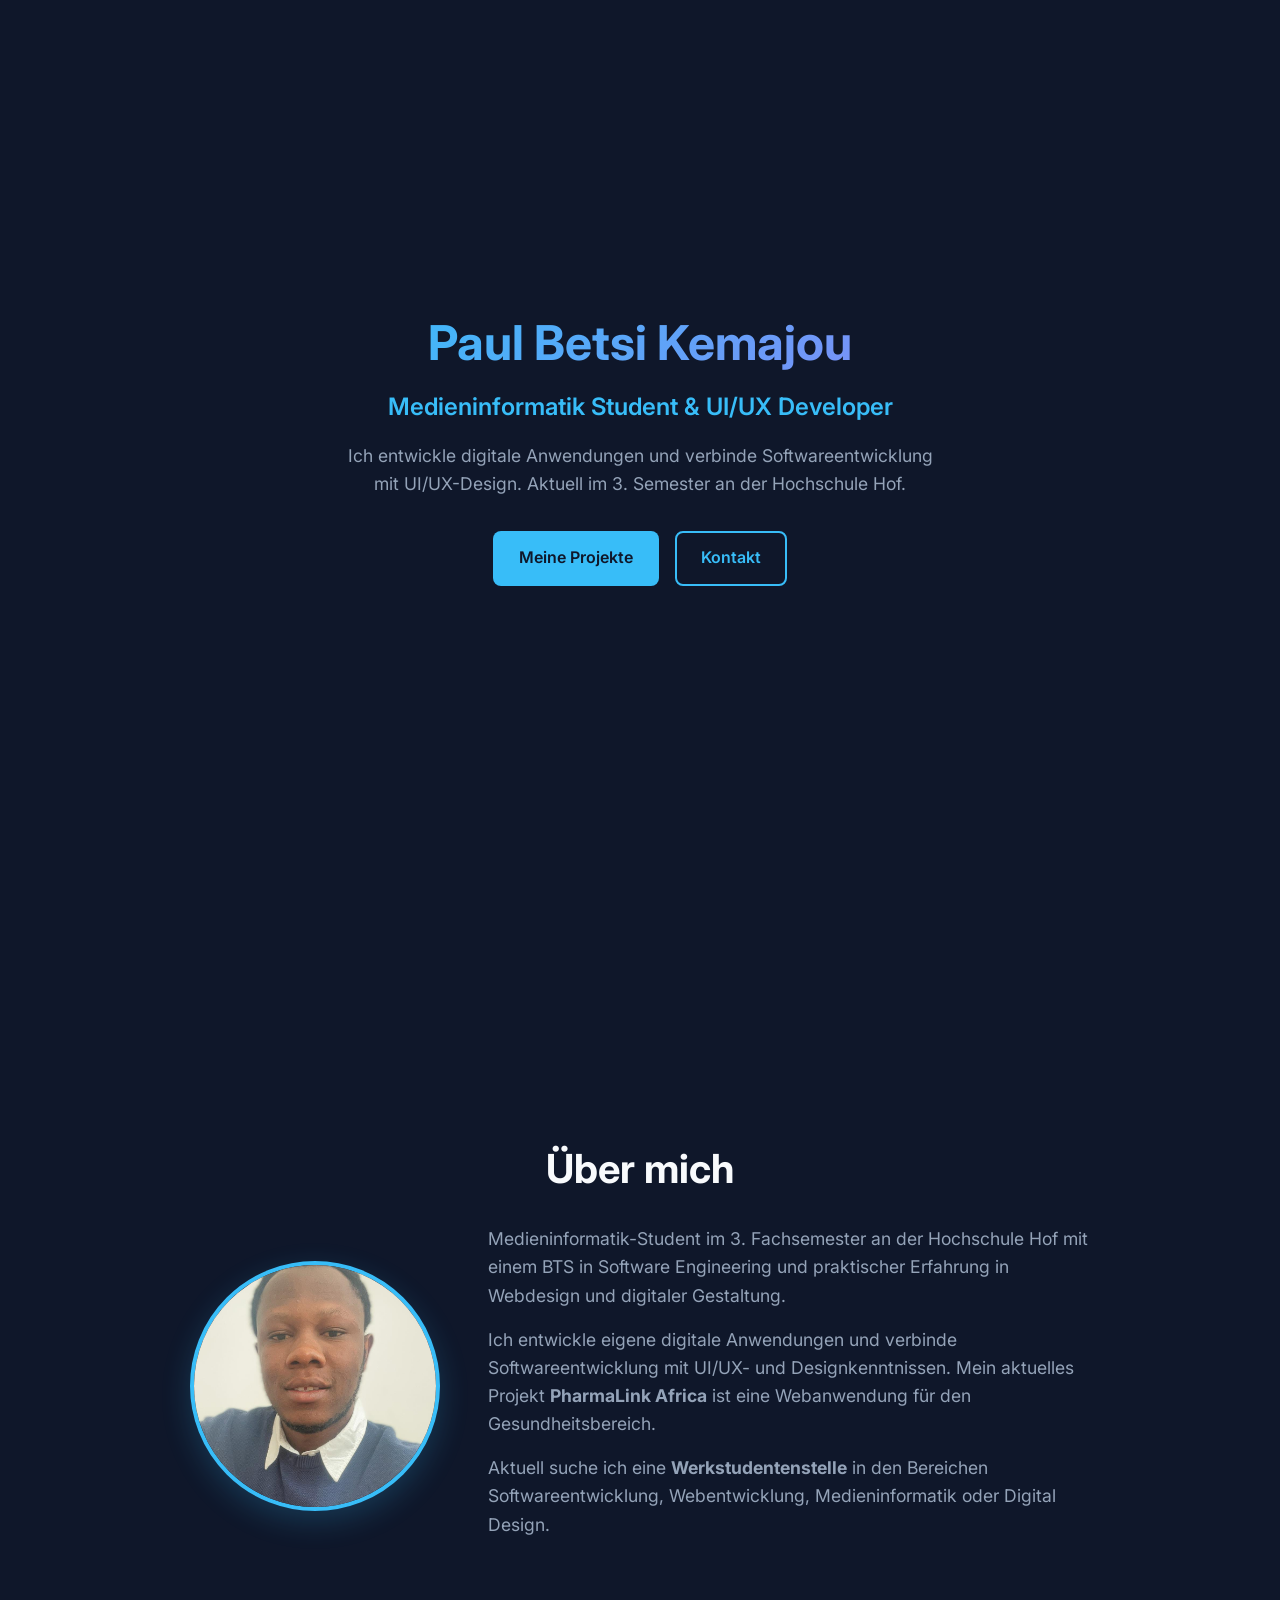
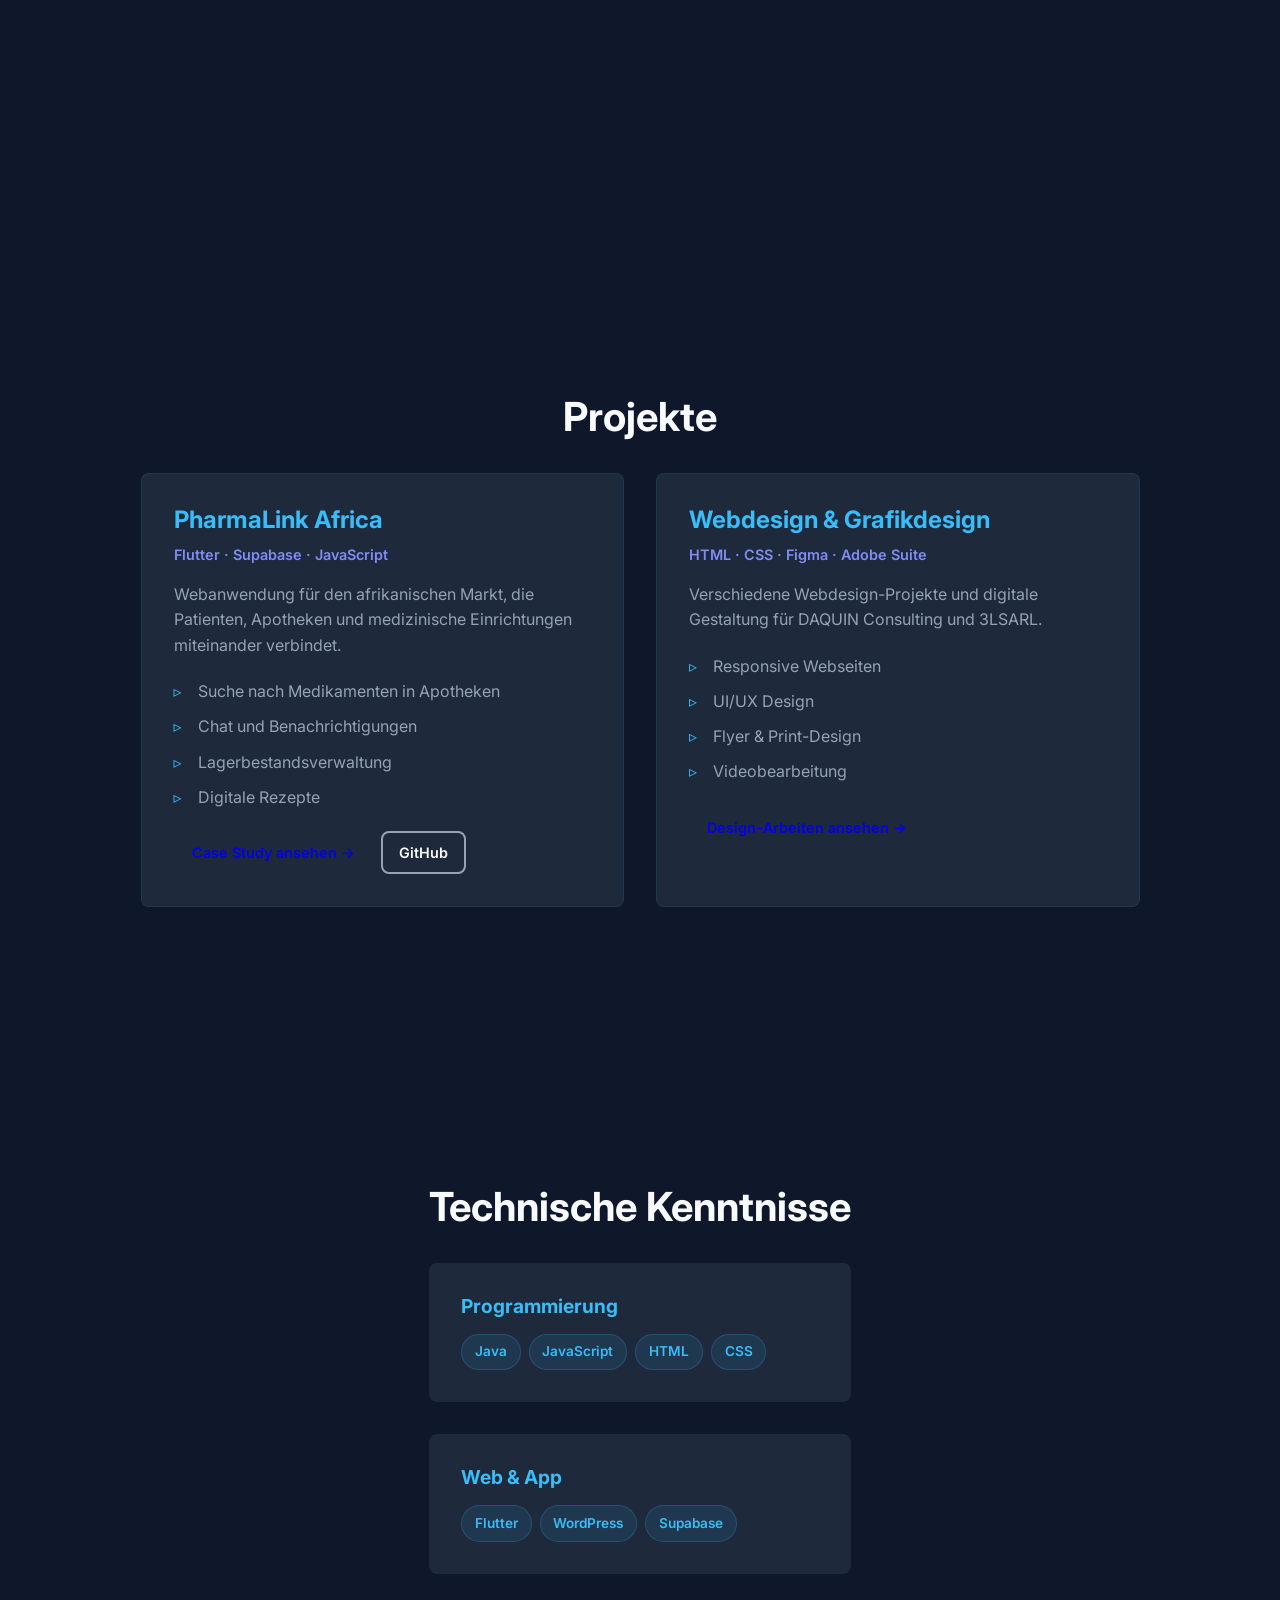
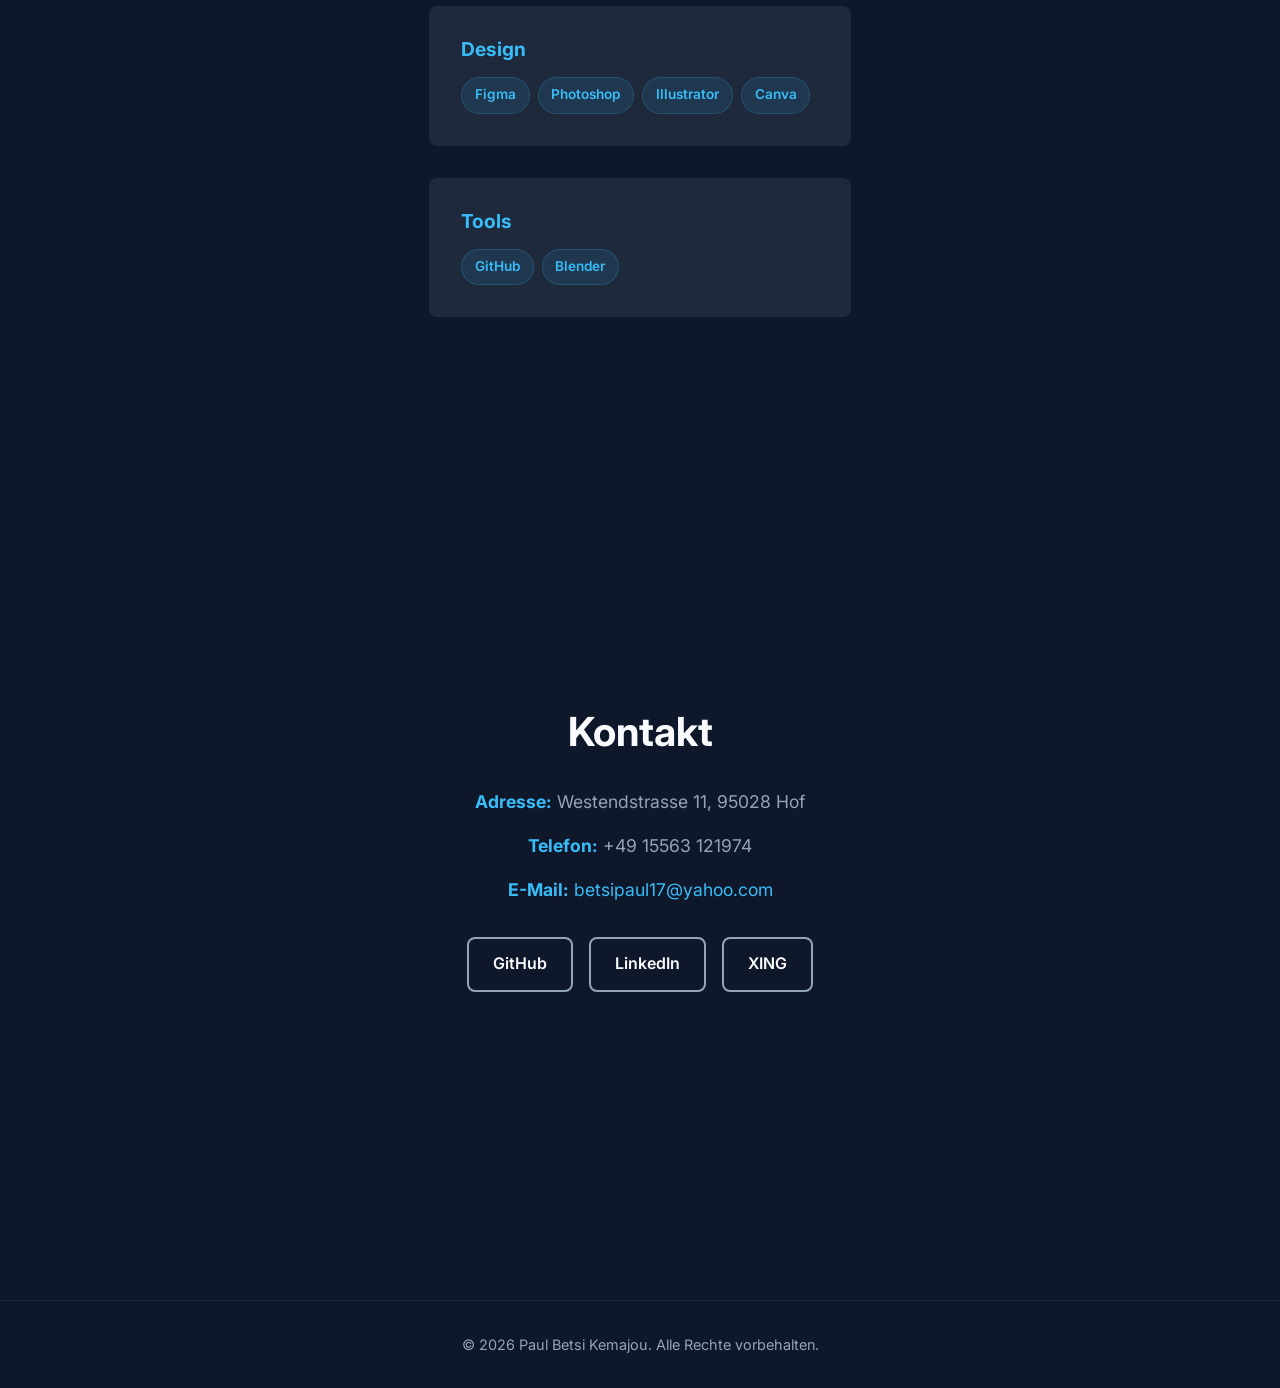
<file: index.html>
<!DOCTYPE html>
<html lang="de">
<head>
    <meta charset="UTF-8">
    <meta name="viewport" content="width=device-width, initial-scale=1.0">
    <title>Paul Betsi Kemajou | Medieninformatik & Web Developer</title>
    <meta name="description" content="Portfolio de Paul Betsi Kemajou, étudiant en Medieninformatik à la Hochschule Hof. Spécialisé en UI/UX, Webentwicklung et Softwareentwicklung.">
    
    <!-- Google Fonts -->
    <link rel="preconnect" href="https://fonts.googleapis.com">
    <link rel="preconnect" href="https://fonts.gstatic.com" crossorigin>
    <link href="https://fonts.googleapis.com/css2?family=Inter:wght@300;400;600;700&display=swap" rel="stylesheet">
    
    <!-- Styles -->
    <link rel="stylesheet" href="assets/css/style.css">
</head>
<body>
    <!-- Header sera injecté ici par JavaScript -->
    <header id="header-container"></header>
    
    <main>
        <!-- Section 1: Hero (Accueil) -->
        <section id="hero" class="section">
            <div class="container">
                <h1>Paul Betsi Kemajou</h1>
                <p class="subtitle">Medieninformatik Student & UI/UX Developer</p>
                <p class="description">
                    Ich entwickle digitale Anwendungen und verbinde Softwareentwicklung mit UI/UX-Design. 
                    Aktuell im 3. Semester an der Hochschule Hof.
                </p>
                <div class="cta-buttons">
                    <a href="#projekte" class="btn btn-primary">Meine Projekte</a>
                    <a href="#kontakt" class="btn btn-secondary">Kontakt</a>
                </div>
            </div>
        </section>

        <!-- Section 2: Über mich -->
        <section id="ueber-mich" class="section">
            <div class="container">
                <h2>Über mich</h2>
                <div class="about-content">
                    <div class="about-image">
                        <img src="assets/images/profil.jpg" alt="Paul Betsi Kemajou">
                    </div>
                    <div class="about-text">
                        <p>
                            Medieninformatik-Student im 3. Fachsemester an der Hochschule Hof mit einem BTS in Software Engineering 
                            und praktischer Erfahrung in Webdesign und digitaler Gestaltung.
                        </p>
                        <p>
                            Ich entwickle eigene digitale Anwendungen und verbinde Softwareentwicklung mit UI/UX- und Designkenntnissen. 
                            Mein aktuelles Projekt <strong>PharmaLink Africa</strong> ist eine Webanwendung für den Gesundheitsbereich.
                        </p>
                        <p>
                            Aktuell suche ich eine <strong>Werkstudentenstelle</strong> in den Bereichen Softwareentwicklung, 
                            Webentwicklung, Medieninformatik oder Digital Design.
                        </p>
                    </div>
                </div>
            </div>
        </section>

        <!-- Section 3: Projekte -->
        <section id="projekte" class="section">
            <div class="container">
                <h2>Projekte</h2>
                <div class="projects-grid">
                    <!-- Projet 1: PharmaLink Africa -->
                    <div class="project-card">
                        <h3>PharmaLink Africa</h3>
                        <p class="project-tech">Flutter · Supabase · JavaScript</p>
                        <p>
                            Webanwendung für den afrikanischen Markt, die Patienten, Apotheken und medizinische 
                            Einrichtungen miteinander verbindet.
                        </p>
                        <ul class="project-features">
                            <li>Suche nach Medikamenten in Apotheken</li>
                            <li>Chat und Benachrichtigungen</li>
                            <li>Lagerbestandsverwaltung</li>
                            <li>Digitale Rezepte</li>
                        </ul>
                        <div class="project-links">
                            <a href="pharmalink.html" class="btn btn-small">Case Study ansehen →</a>
                            <a href="https://github.com/pbetsi" target="_blank" class="btn btn-small btn-outline">GitHub</a>
                        </div>
                    </div>

                    <!-- Projet 2: Webdesign & Grafikdesign -->
                    <div class="project-card">
                        <h3>Webdesign & Grafikdesign</h3>
                        <p class="project-tech">HTML · CSS · Figma · Adobe Suite</p>
                        <p>
                            Verschiedene Webdesign-Projekte und digitale Gestaltung für DAQUIN Consulting und 3LSARL.
                        </p>
                        <ul class="project-features">
                            <li>Responsive Webseiten</li>
                            <li>UI/UX Design</li>
                            <li>Flyer & Print-Design</li>
                            <li>Videobearbeitung</li>
                        </ul>
                        <div class="project-links">
                            <a href="design.html" class="btn btn-small">Design-Arbeiten ansehen →</a>
                        </div>
                    </div>
                </div>
            </div>
        </section>

        <!-- Section 4: Skills -->
        <section id="skills" class="section">
            <div class="container">
                <h2>Technische Kenntnisse</h2>
                <div class="skills-grid">
                    <div class="skill-category">
                        <h3>Programmierung</h3>
                        <div class="skill-tags">
                            <span class="skill-tag">Java</span>
                            <span class="skill-tag">JavaScript</span>
                            <span class="skill-tag">HTML</span>
                            <span class="skill-tag">CSS</span>
                        </div>
                    </div>
                    <div class="skill-category">
                        <h3>Web & App</h3>
                        <div class="skill-tags">
                            <span class="skill-tag">Flutter</span>
                            <span class="skill-tag">WordPress</span>
                            <span class="skill-tag">Supabase</span>
                        </div>
                    </div>
                    <div class="skill-category">
                        <h3>Design</h3>
                        <div class="skill-tags">
                            <span class="skill-tag">Figma</span>
                            <span class="skill-tag">Photoshop</span>
                            <span class="skill-tag">Illustrator</span>
                            <span class="skill-tag">Canva</span>
                        </div>
                    </div>
                    <div class="skill-category">
                        <h3>Tools</h3>
                        <div class="skill-tags">
                            <span class="skill-tag">GitHub</span>
                            <span class="skill-tag">Blender</span>
                        </div>
                    </div>
                </div>
            </div>
        </section>

        <!-- Section 5: Kontakt -->
        <section id="kontakt" class="section">
            <div class="container">
                <h2>Kontakt</h2>
                <div class="contact-info">
                    <p><strong>Adresse:</strong> Westendstrasse 11, 95028 Hof</p>
                    <p><strong>Telefon:</strong> +49 15563 121974</p>
                    <p><strong>E-Mail:</strong> <a href="mailto:betsipaul17@yahoo.com" style="color: var(--color-primary); text-decoration: none;">betsipaul17@yahoo.com</a></p>
                    <div class="social-links">
                        <a href="https://github.com/pbetsi" target="_blank" class="btn btn-outline">GitHub</a>
                        <a href="#" class="btn btn-outline">LinkedIn</a>
                        <a href="#" class="btn btn-outline">XING</a>
                    </div>
                </div>
            </div>
        </section>

        <!-- Footer -->
        <footer class="main-footer">
            <div class="container">
                <p>&copy; 2026 Paul Betsi Kemajou. Alle Rechte vorbehalten.</p>
            </div>
        </footer>
    </main>

    <!-- Scripts -->
    <script type="module" src="assets/js/main.js"></script>
</body>
</html>
</file>
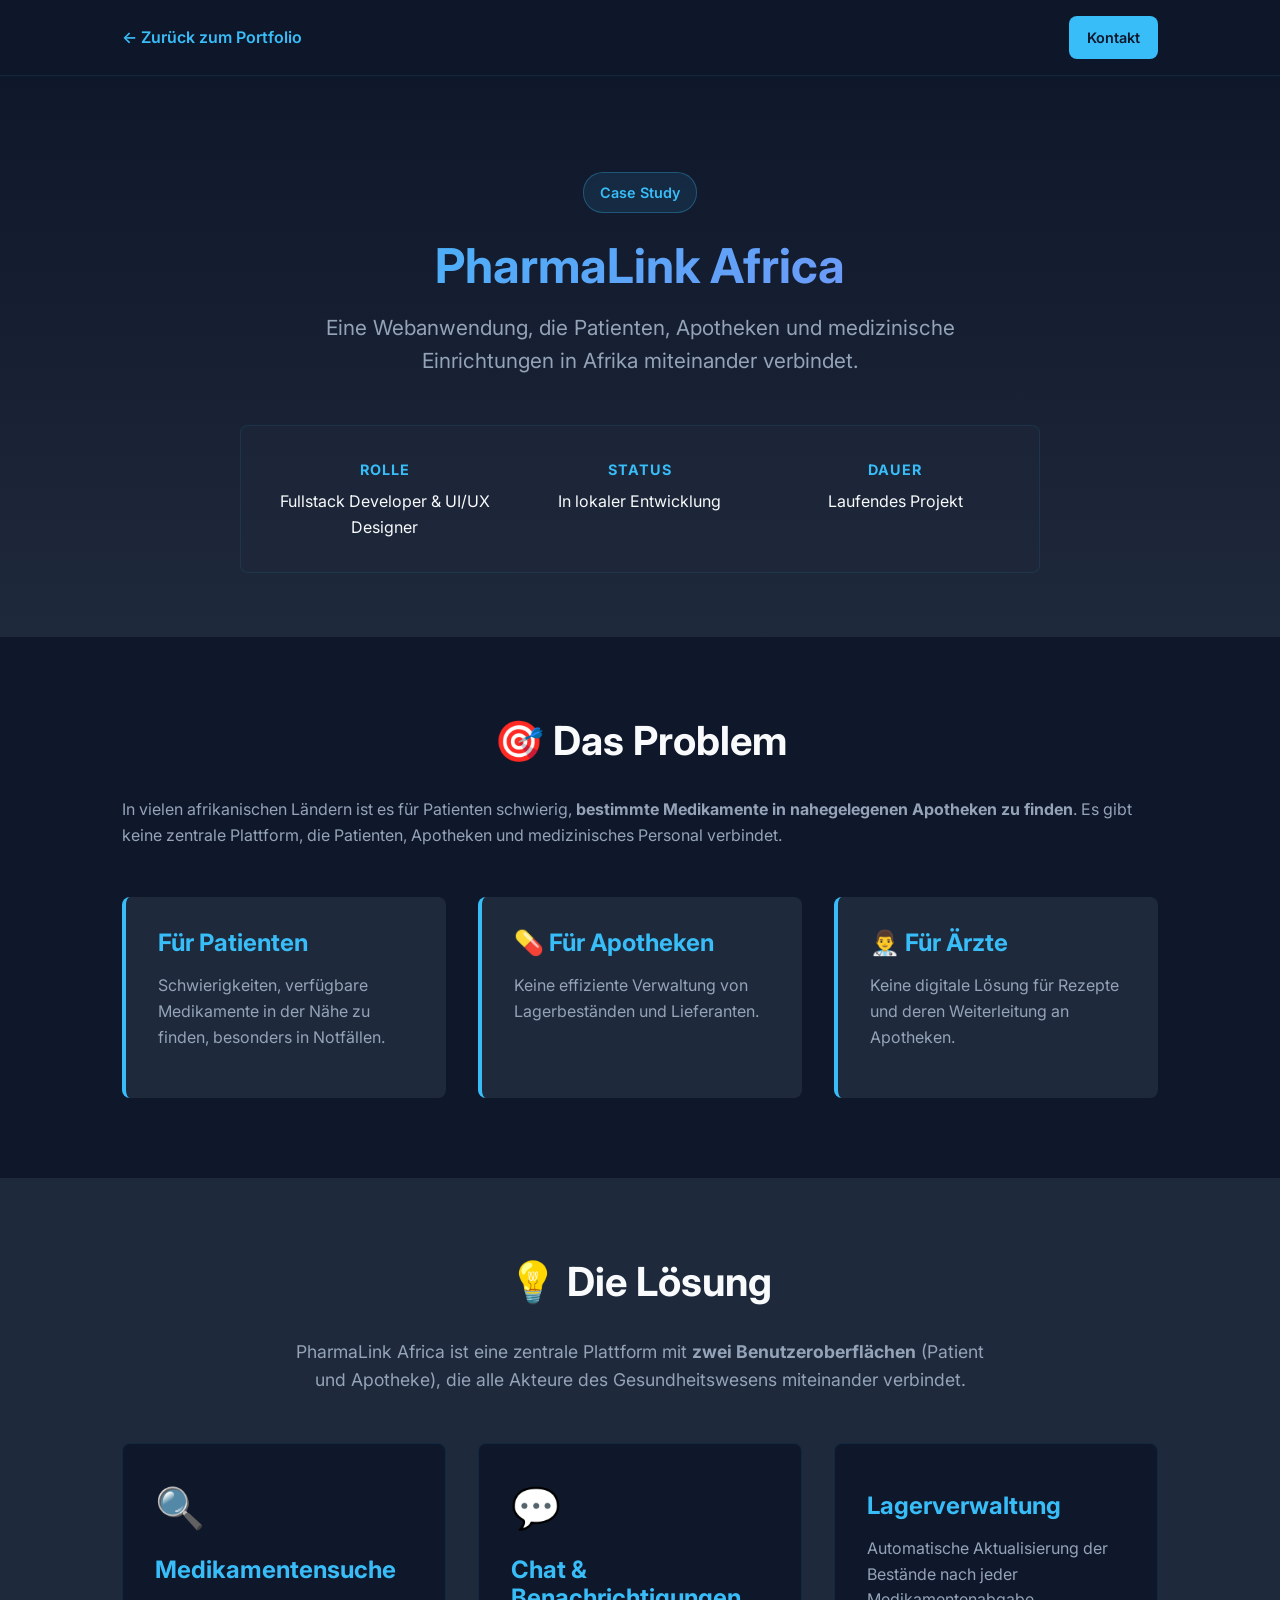
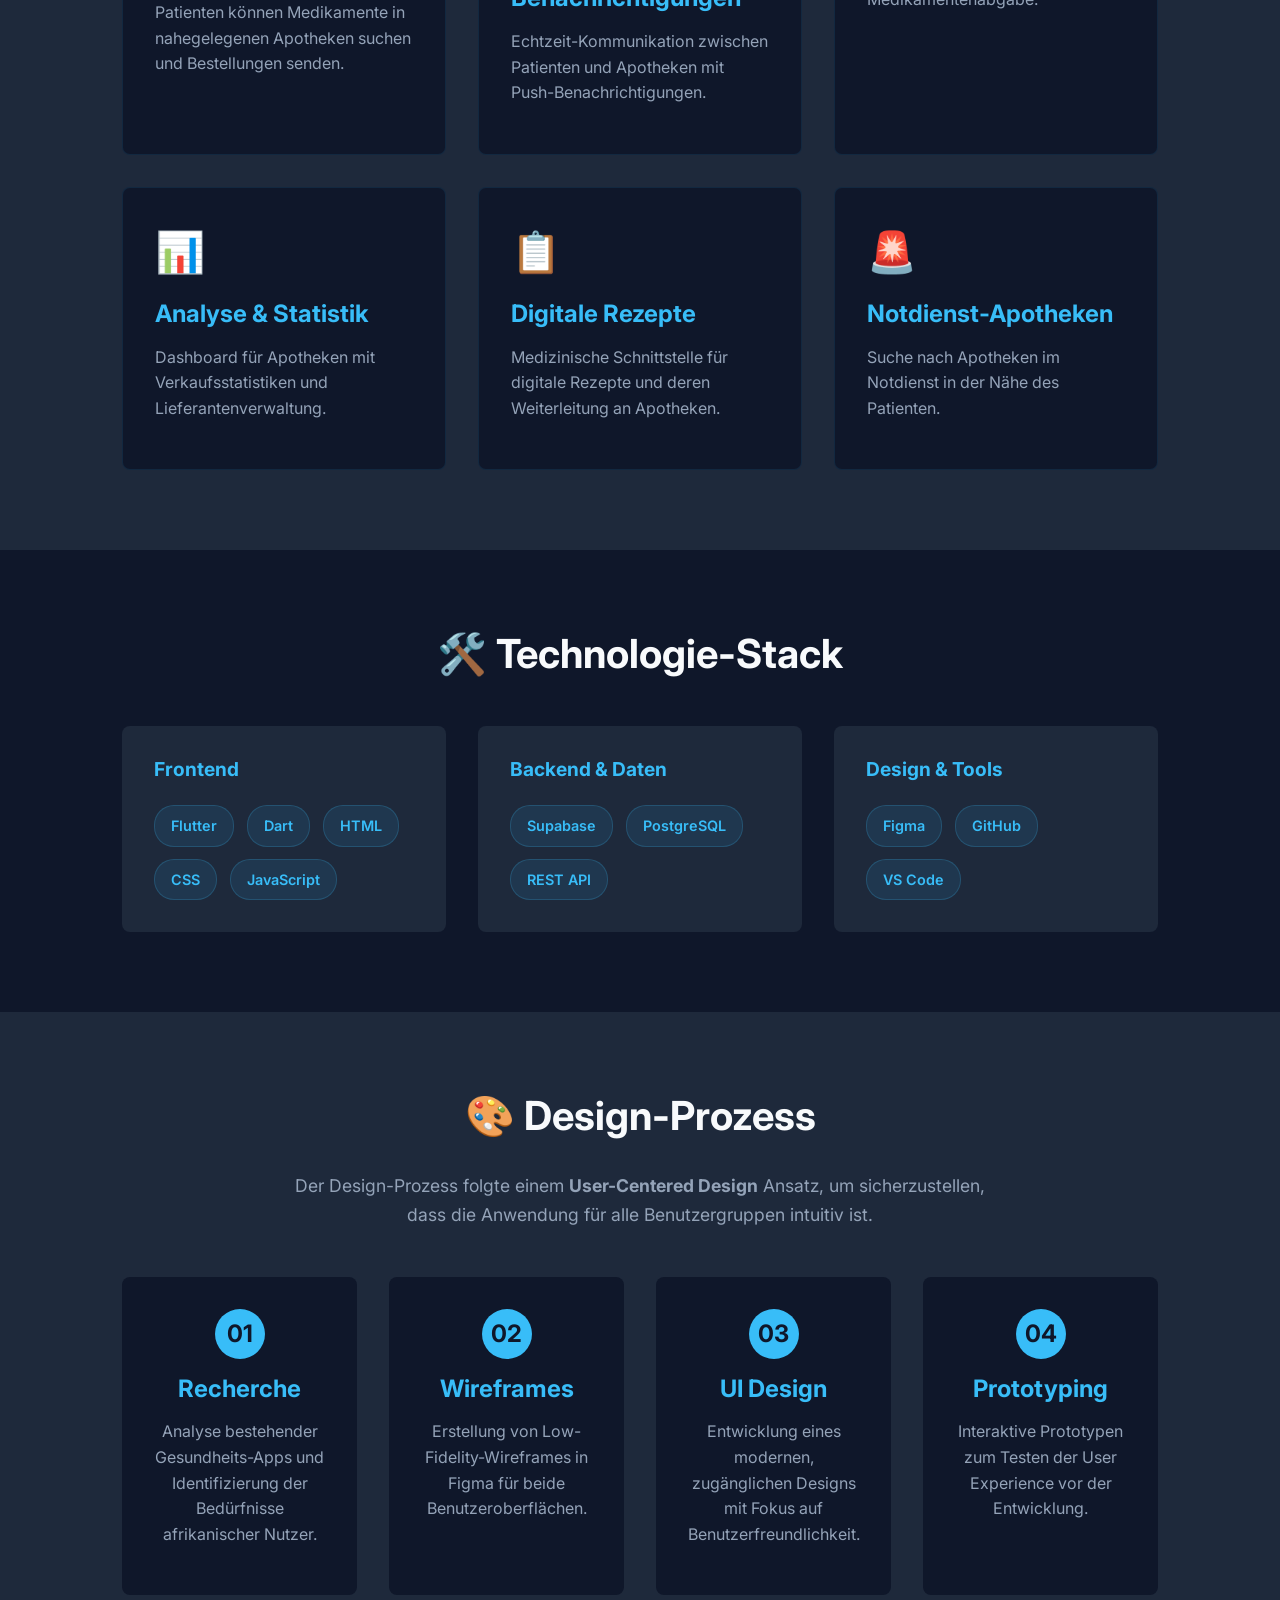
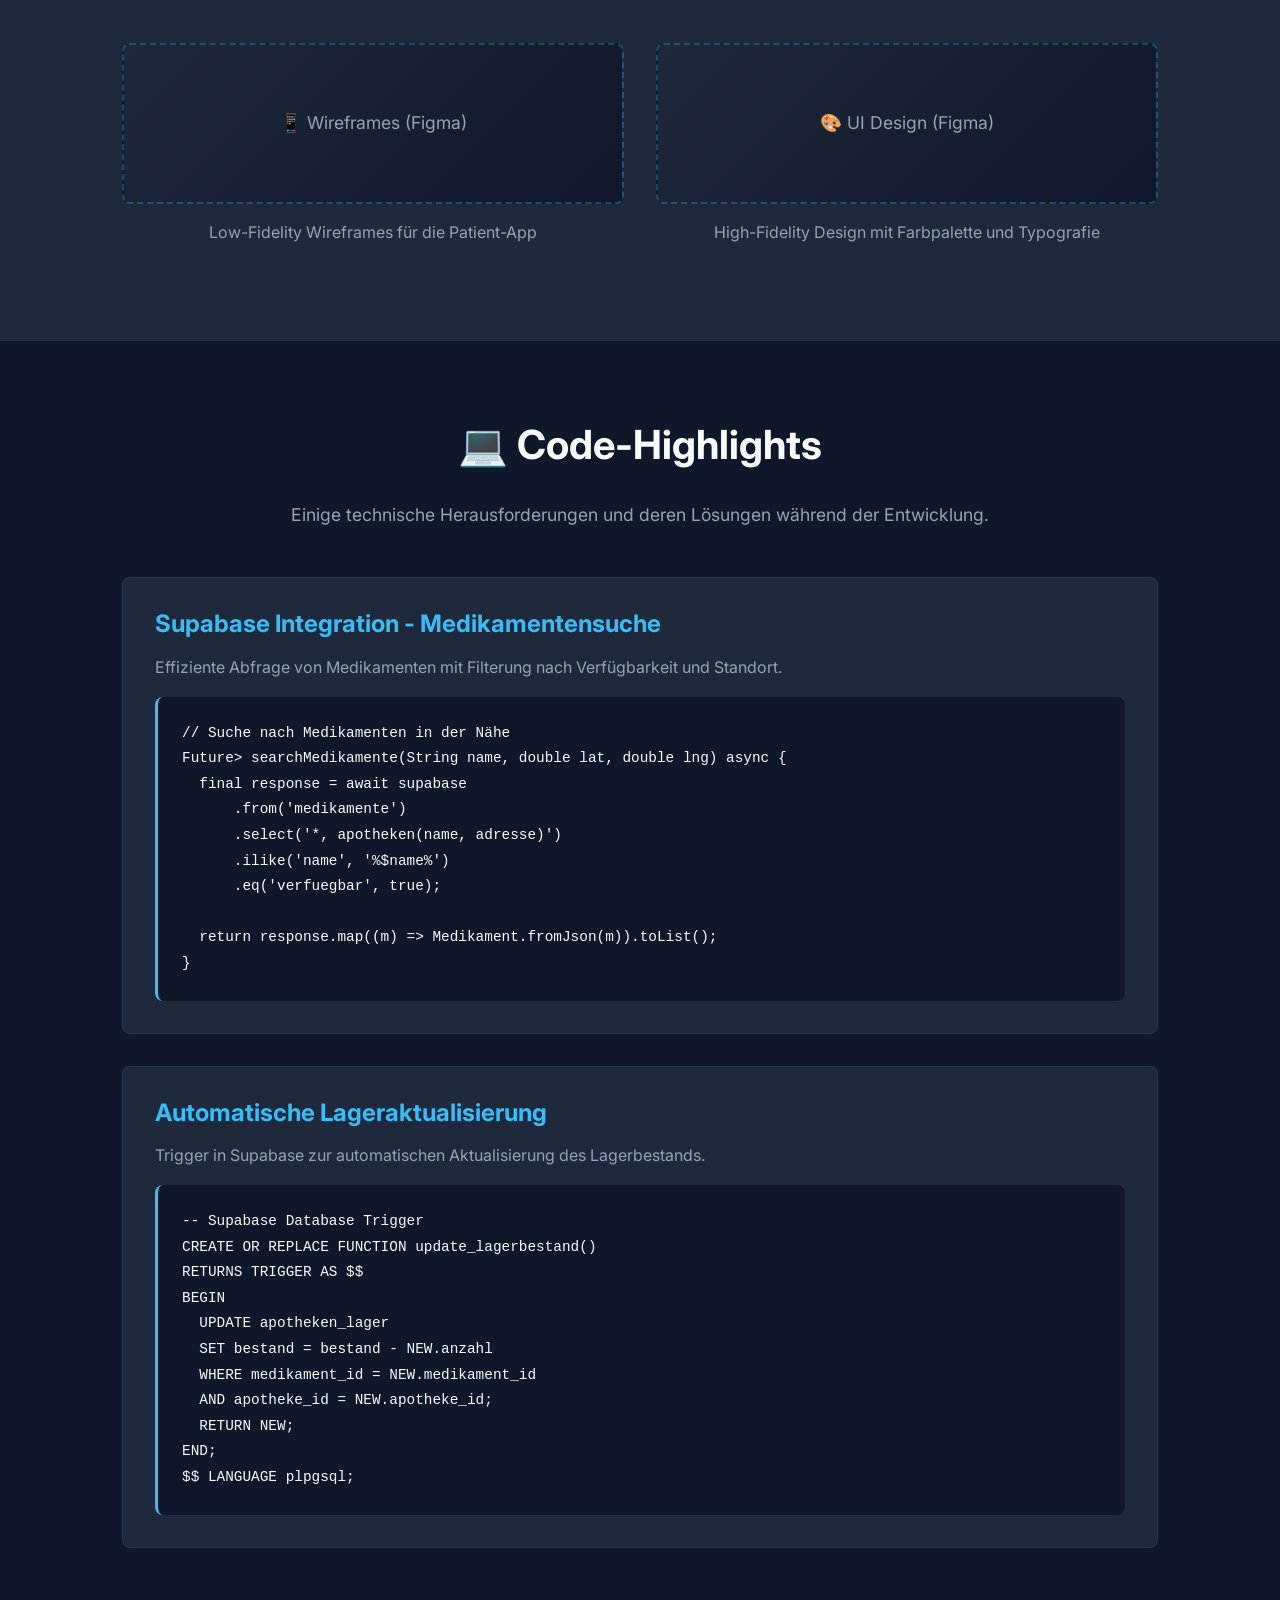
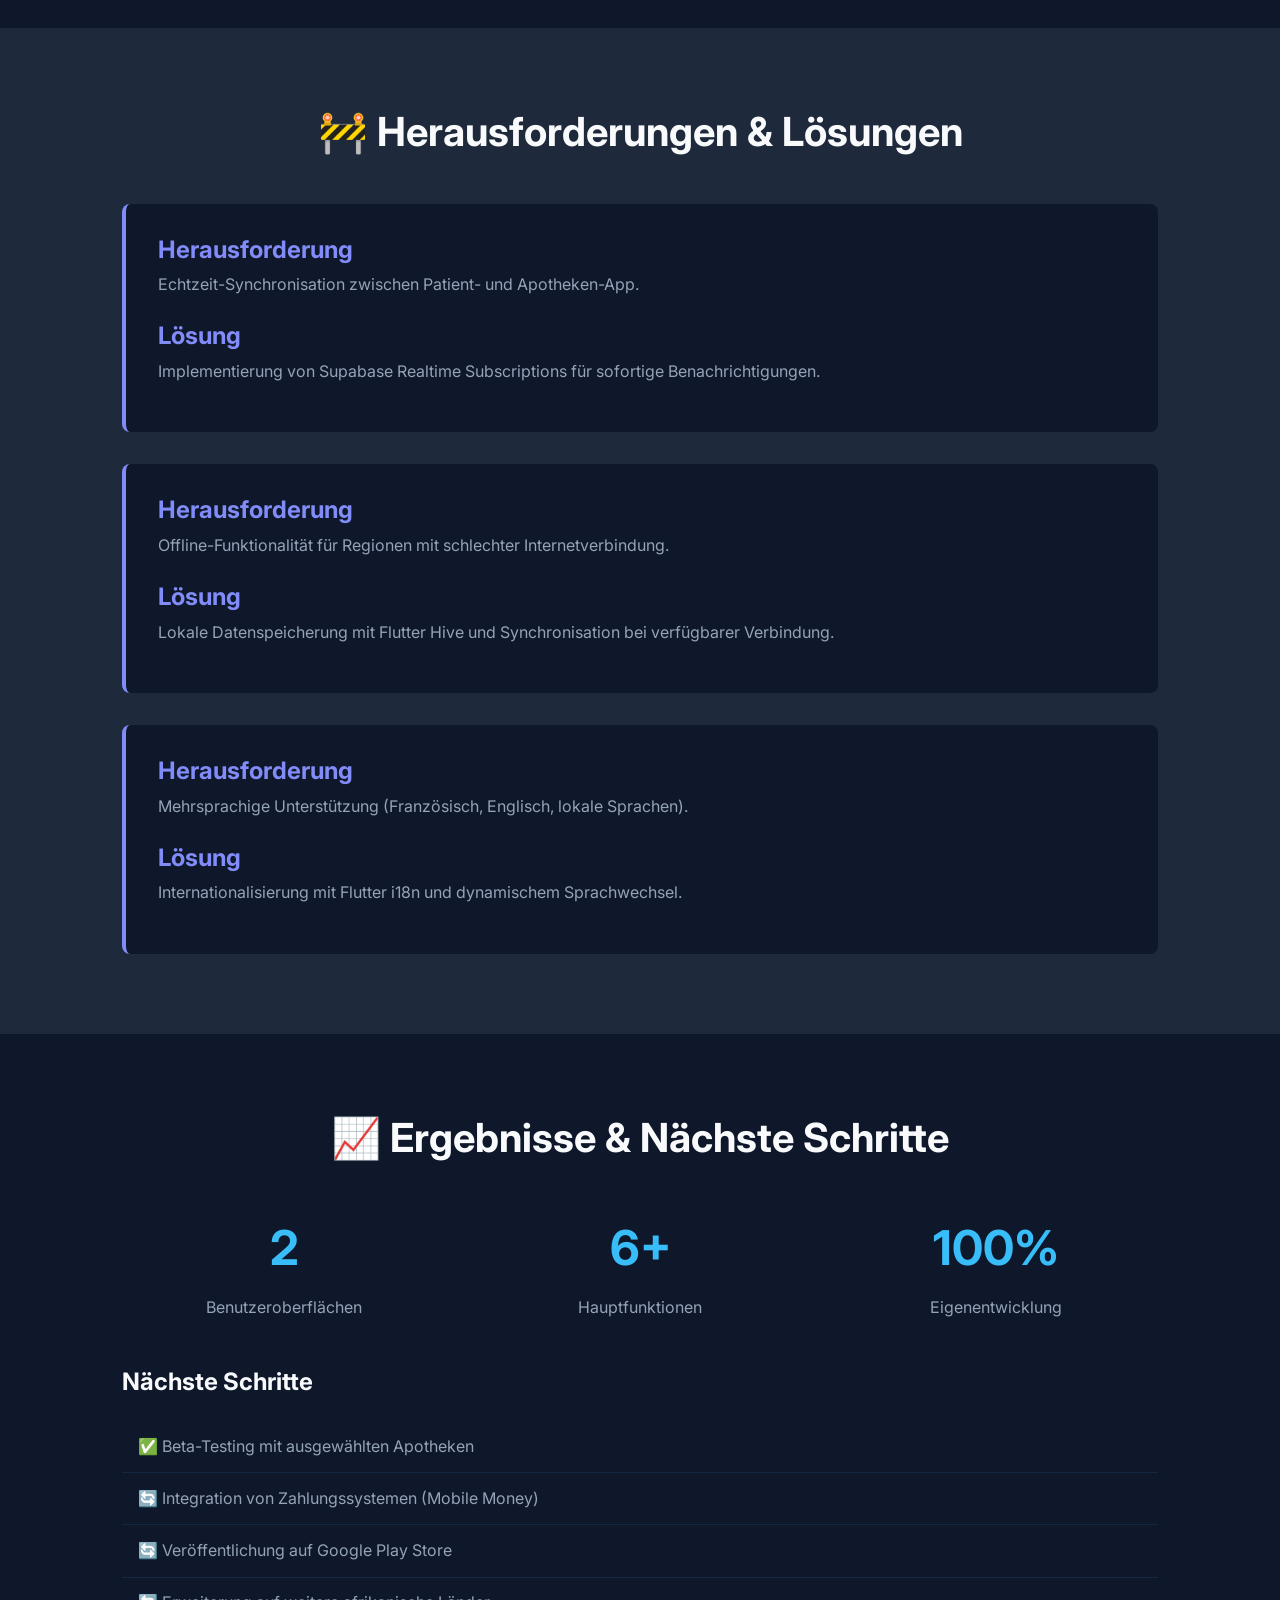
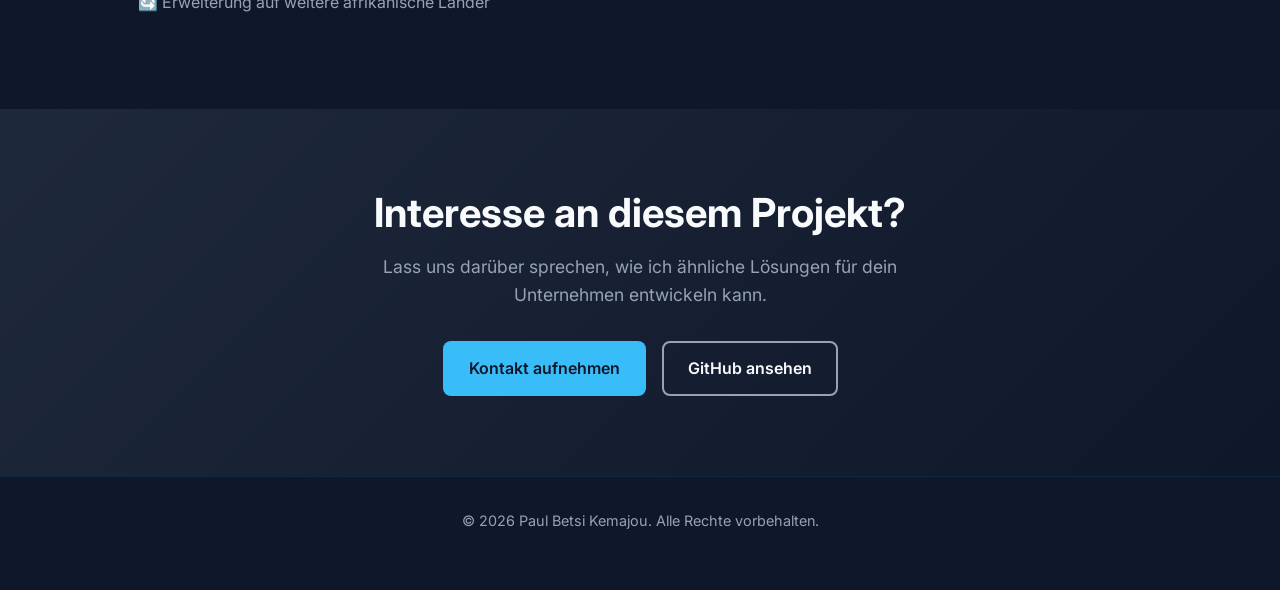
<file: pharmalink.html>
<!DOCTYPE html>
<html lang="de">
<head>
    <meta charset="UTF-8">
    <meta name="viewport" content="width=device-width, initial-scale=1.0">
    <title>PharmaLink Africa | Paul Betsi Kemajou</title>
    <meta name="description" content="Étude de cas : PharmaLink Africa, Webanwendung für den Gesundheitsbereich in Afrika.">
    
    <link rel="preconnect" href="https://fonts.googleapis.com">
    <link rel="preconnect" href="https://fonts.gstatic.com" crossorigin>
    <link href="https://fonts.googleapis.com/css2?family=Inter:wght@300;400;600;700&display=swap" rel="stylesheet">
    
    <link rel="stylesheet" href="assets/css/style.css">
    <link rel="stylesheet" href="assets/css/project.css">
</head>
<body>
    <!-- Navigation -->
    <nav class="project-nav">
        <div class="container nav-content">
            <a href="index.html" class="back-link">← Zurück zum Portfolio</a>
            <a href="#kontakt" class="btn btn-small btn-primary">Kontakt</a>
        </div>
    </nav>

    <main>
        <!-- Hero Section -->
        <section class="project-hero">
            <div class="container">
                <span class="project-tag">Case Study</span>
                <h1>PharmaLink Africa</h1>
                <p class="project-subtitle">
                    Eine Webanwendung, die Patienten, Apotheken und medizinische Einrichtungen in Afrika miteinander verbindet.
                </p>
                <div class="project-meta">
                    <div class="meta-item">
                        <strong>Rolle</strong>
                        <span>Fullstack Developer & UI/UX Designer</span>
                    </div>
                    <div class="meta-item">
                        <strong>Status</strong>
                        <span>In lokaler Entwicklung</span>
                    </div>
                    <div class="meta-item">
                        <strong>Dauer</strong>
                        <span>Laufendes Projekt</span>
                    </div>
                </div>
            </div>
        </section>

        <!-- Problem Section -->
        <section class="project-section">
            <div class="container">
                <h2>🎯 Das Problem</h2>
                <div class="problem-content">
                    <p>
                        In vielen afrikanischen Ländern ist es für Patienten schwierig, 
                        <strong>bestimmte Medikamente in nahegelegenen Apotheken zu finden</strong>. 
                        Es gibt keine zentrale Plattform, die Patienten, Apotheken und medizinisches Personal verbindet.
                    </p>
                    <div class="problem-grid">
                        <div class="problem-card">
                            <h3> Für Patienten</h3>
                            <p>Schwierigkeiten, verfügbare Medikamente in der Nähe zu finden, besonders in Notfällen.</p>
                        </div>
                        <div class="problem-card">
                            <h3>💊 Für Apotheken</h3>
                            <p>Keine effiziente Verwaltung von Lagerbeständen und Lieferanten.</p>
                        </div>
                        <div class="problem-card">
                            <h3>👨‍⚕️ Für Ärzte</h3>
                            <p>Keine digitale Lösung für Rezepte und deren Weiterleitung an Apotheken.</p>
                        </div>
                    </div>
                </div>
            </div>
        </section>

        <!-- Solution Section -->
        <section class="project-section bg-secondary">
            <div class="container">
                <h2>💡 Die Lösung</h2>
                <p class="section-intro">
                    PharmaLink Africa ist eine zentrale Plattform mit <strong>zwei Benutzeroberflächen</strong> 
                    (Patient und Apotheke), die alle Akteure des Gesundheitswesens miteinander verbindet.
                </p>
                
                <div class="features-grid">
                    <div class="feature-card">
                        <div class="feature-icon">🔍</div>
                        <h3>Medikamentensuche</h3>
                        <p>Patienten können Medikamente in nahegelegenen Apotheken suchen und Bestellungen senden.</p>
                    </div>
                    <div class="feature-card">
                        <div class="feature-icon">💬</div>
                        <h3>Chat & Benachrichtigungen</h3>
                        <p>Echtzeit-Kommunikation zwischen Patienten und Apotheken mit Push-Benachrichtigungen.</p>
                    </div>
                    <div class="feature-card">
                        <div class="feature-icon"></div>
                        <h3>Lagerverwaltung</h3>
                        <p>Automatische Aktualisierung der Bestände nach jeder Medikamentenabgabe.</p>
                    </div>
                    <div class="feature-card">
                        <div class="feature-icon">📊</div>
                        <h3>Analyse & Statistik</h3>
                        <p>Dashboard für Apotheken mit Verkaufsstatistiken und Lieferantenverwaltung.</p>
                    </div>
                    <div class="feature-card">
                        <div class="feature-icon">📋</div>
                        <h3>Digitale Rezepte</h3>
                        <p>Medizinische Schnittstelle für digitale Rezepte und deren Weiterleitung an Apotheken.</p>
                    </div>
                    <div class="feature-card">
                        <div class="feature-icon">🚨</div>
                        <h3>Notdienst-Apotheken</h3>
                        <p>Suche nach Apotheken im Notdienst in der Nähe des Patienten.</p>
                    </div>
                </div>
            </div>
        </section>

        <!-- Tech Stack Section -->
        <section class="project-section">
            <div class="container">
                <h2>🛠️ Technologie-Stack</h2>
                <div class="tech-stack">
                    <div class="tech-category">
                        <h3>Frontend</h3>
                        <div class="tech-tags">
                            <span class="tech-tag">Flutter</span>
                            <span class="tech-tag">Dart</span>
                            <span class="tech-tag">HTML</span>
                            <span class="tech-tag">CSS</span>
                            <span class="tech-tag">JavaScript</span>
                        </div>
                    </div>
                    <div class="tech-category">
                        <h3>Backend & Daten</h3>
                        <div class="tech-tags">
                            <span class="tech-tag">Supabase</span>
                            <span class="tech-tag">PostgreSQL</span>
                            <span class="tech-tag">REST API</span>
                        </div>
                    </div>
                    <div class="tech-category">
                        <h3>Design & Tools</h3>
                        <div class="tech-tags">
                            <span class="tech-tag">Figma</span>
                            <span class="tech-tag">GitHub</span>
                            <span class="tech-tag">VS Code</span>
                        </div>
                    </div>
                </div>
            </div>
        </section>

        <!-- Design Process Section -->
        <section class="project-section bg-secondary">
            <div class="container">
                <h2>🎨 Design-Prozess</h2>
                <p class="section-intro">
                    Der Design-Prozess folgte einem <strong>User-Centered Design</strong> Ansatz, 
                    um sicherzustellen, dass die Anwendung für alle Benutzergruppen intuitiv ist.
                </p>
                <div class="process-steps">
                    <div class="step">
                        <div class="step-number">01</div>
                        <h3>Recherche</h3>
                        <p>Analyse bestehender Gesundheits-Apps und Identifizierung der Bedürfnisse afrikanischer Nutzer.</p>
                    </div>
                    <div class="step">
                        <div class="step-number">02</div>
                        <h3>Wireframes</h3>
                        <p>Erstellung von Low-Fidelity-Wireframes in Figma für beide Benutzeroberflächen.</p>
                    </div>
                    <div class="step">
                        <div class="step-number">03</div>
                        <h3>UI Design</h3>
                        <p>Entwicklung eines modernen, zugänglichen Designs mit Fokus auf Benutzerfreundlichkeit.</p>
                    </div>
                    <div class="step">
                        <div class="step-number">04</div>
                        <h3>Prototyping</h3>
                        <p>Interaktive Prototypen zum Testen der User Experience vor der Entwicklung.</p>
                    </div>
                </div>
                
                <!-- Placeholder pour captures d'écran Figma -->
                <div class="design-showcase">
                    <div class="showcase-item">
                        <div class="placeholder-image">
                            <span>📱 Wireframes (Figma)</span>
                        </div>
                        <p>Low-Fidelity Wireframes für die Patient-App</p>
                    </div>
                    <div class="showcase-item">
                        <div class="placeholder-image">
                            <span>🎨 UI Design (Figma)</span>
                        </div>
                        <p>High-Fidelity Design mit Farbpalette und Typografie</p>
                    </div>
                </div>
            </div>
        </section>

        <!-- Code Section -->
        <section class="project-section">
            <div class="container">
                <h2>💻 Code-Highlights</h2>
                <p class="section-intro">
                    Einige technische Herausforderungen und deren Lösungen während der Entwicklung.
                </p>
                
                <div class="code-examples">
                    <div class="code-card">
                        <h3>Supabase Integration - Medikamentensuche</h3>
                        <p>Effiziente Abfrage von Medikamenten mit Filterung nach Verfügbarkeit und Standort.</p>
                        <pre class="code-block"><code>// Suche nach Medikamenten in der Nähe
Future<List<Medikament>> searchMedikamente(String name, double lat, double lng) async {
  final response = await supabase
      .from('medikamente')
      .select('*, apotheken(name, adresse)')
      .ilike('name', '%$name%')
      .eq('verfuegbar', true);
  
  return response.map((m) => Medikament.fromJson(m)).toList();
}</code></pre>
                    </div>
                    
                    <div class="code-card">
                        <h3>Automatische Lageraktualisierung</h3>
                        <p>Trigger in Supabase zur automatischen Aktualisierung des Lagerbestands.</p>
                        <pre class="code-block"><code>-- Supabase Database Trigger
CREATE OR REPLACE FUNCTION update_lagerbestand()
RETURNS TRIGGER AS $$
BEGIN
  UPDATE apotheken_lager
  SET bestand = bestand - NEW.anzahl
  WHERE medikament_id = NEW.medikament_id
  AND apotheke_id = NEW.apotheke_id;
  RETURN NEW;
END;
$$ LANGUAGE plpgsql;</code></pre>
                    </div>
                </div>
            </div>
        </section>

        <!-- Challenges Section -->
        <section class="project-section bg-secondary">
            <div class="container">
                <h2>🚧 Herausforderungen & Lösungen</h2>
                <div class="challenges-grid">
                    <div class="challenge-card">
                        <h3>Herausforderung</h3>
                        <p>Echtzeit-Synchronisation zwischen Patient- und Apotheken-App.</p>
                        <h3>Lösung</h3>
                        <p>Implementierung von Supabase Realtime Subscriptions für sofortige Benachrichtigungen.</p>
                    </div>
                    <div class="challenge-card">
                        <h3>Herausforderung</h3>
                        <p>Offline-Funktionalität für Regionen mit schlechter Internetverbindung.</p>
                        <h3>Lösung</h3>
                        <p>Lokale Datenspeicherung mit Flutter Hive und Synchronisation bei verfügbarer Verbindung.</p>
                    </div>
                    <div class="challenge-card">
                        <h3>Herausforderung</h3>
                        <p>Mehrsprachige Unterstützung (Französisch, Englisch, lokale Sprachen).</p>
                        <h3>Lösung</h3>
                        <p>Internationalisierung mit Flutter i18n und dynamischem Sprachwechsel.</p>
                    </div>
                </div>
            </div>
        </section>

        <!-- Results Section -->
        <section class="project-section">
            <div class="container">
                <h2>📈 Ergebnisse & Nächste Schritte</h2>
                <div class="results-content">
                    <div class="results-grid">
                        <div class="result-item">
                            <span class="result-number">2</span>
                            <span class="result-label">Benutzeroberflächen</span>
                        </div>
                        <div class="result-item">
                            <span class="result-number">6+</span>
                            <span class="result-label">Hauptfunktionen</span>
                        </div>
                        <div class="result-item">
                            <span class="result-number">100%</span>
                            <span class="result-label">Eigenentwicklung</span>
                        </div>
                    </div>
                    
                    <h3 style="margin-top: 3rem;">Nächste Schritte</h3>
                    <ul class="next-steps">
                        <li>✅ Beta-Testing mit ausgewählten Apotheken</li>
                        <li>🔄 Integration von Zahlungssystemen (Mobile Money)</li>
                        <li>🔄 Veröffentlichung auf Google Play Store</li>
                        <li>🔄 Erweiterung auf weitere afrikanische Länder</li>
                    </ul>
                </div>
            </div>
        </section>

        <!-- CTA Section -->
        <section class="project-section cta-section">
            <div class="container">
                <h2>Interesse an diesem Projekt?</h2>
                <p>Lass uns darüber sprechen, wie ich ähnliche Lösungen für dein Unternehmen entwickeln kann.</p>
                <div class="cta-buttons">
                    <a href="index.html#kontakt" class="btn btn-primary">Kontakt aufnehmen</a>
                    <a href="https://github.com/pbetsi" target="_blank" class="btn btn-outline">GitHub ansehen</a>
                </div>
            </div>
        </section>
    </main>

    <footer class="project-footer">
        <div class="container">
            <p>&copy; 2026 Paul Betsi Kemajou. Alle Rechte vorbehalten.</p>
        </div>
    </footer>
</body>
</html>
</file>
<file: assets/css/style.css>
/* ==========================================
   DESIGN SYSTEM - Variables
   ========================================== */
:root {
    --color-bg: #0f172a;
    --color-bg-secondary: #1e293b;
    --color-text: #f8fafc;
    --color-text-secondary: #94a3b8;
    --color-primary: #38bdf8;
    --color-primary-dark: #0ea5e9;
    --color-accent: #818cf8;
    --font-main: 'Inter', system-ui, -apple-system, sans-serif;
    --spacing-xs: 0.5rem;
    --spacing-sm: 1rem;
    --spacing-md: 2rem;
    --spacing-lg: 4rem;
    --border-radius: 8px;
    --transition: all 0.3s ease;
}

/* ==========================================
   RESET & BASE
   ========================================== */
* {
    margin: 0;
    padding: 0;
    box-sizing: border-box;
}

html {
    scroll-behavior: smooth;
}

body {
    font-family: var(--font-main);
    background-color: var(--color-bg);
    color: var(--color-text);
    line-height: 1.6;
    font-size: 16px;
}

/* ==========================================
   TYPOGRAPHY
   ========================================== */
h1, h2, h3 {
    font-weight: 700;
    line-height: 1.2;
    margin-bottom: var(--spacing-sm);
}

h1 {
    font-size: 3rem;
    background: linear-gradient(135deg, var(--color-primary), var(--color-accent));
    -webkit-background-clip: text;
    -webkit-text-fill-color: transparent;
    background-clip: text;
}

h2 {
    font-size: 2.5rem;
    margin-bottom: var(--spacing-md);
    text-align: center;
}

h3 {
    font-size: 1.5rem;
}

p {
    margin-bottom: var(--spacing-sm);
    color: var(--color-text-secondary);
}

/* ==========================================
   LAYOUT
   ========================================== */
.container {
    max-width: 1100px;
    margin: 0 auto;
    padding: 0 var(--spacing-md);
}

.section {
    min-height: 100vh;
    padding: var(--spacing-lg) 0;
    display: flex;
    align-items: center;
}

/* ==========================================
   HERO SECTION
   ========================================== */
#hero {
    text-align: center;
}

.subtitle {
    font-size: 1.5rem;
    color: var(--color-primary);
    margin-bottom: var(--spacing-sm);
    font-weight: 600;
}

.description {
    font-size: 1.1rem;
    max-width: 600px;
    margin: 0 auto var(--spacing-md);
}

.cta-buttons {
    display: flex;
    gap: var(--spacing-sm);
    justify-content: center;
    margin-top: var(--spacing-md);
}

/* ==========================================
   BUTTONS
   ========================================== */
.btn {
    display: inline-block;
    padding: 0.8rem 1.5rem;
    border-radius: var(--border-radius);
    text-decoration: none;
    font-weight: 600;
    transition: var(--transition);
    cursor: pointer;
    border: 2px solid transparent;
}

.btn-primary {
    background-color: var(--color-primary);
    color: var(--color-bg);
}

.btn-primary:hover {
    background-color: var(--color-primary-dark);
    transform: translateY(-2px);
}

.btn-secondary {
    border-color: var(--color-primary);
    color: var(--color-primary);
}

.btn-secondary:hover {
    background-color: var(--color-primary);
    color: var(--color-bg);
    transform: translateY(-2px);
}

.btn-outline {
    border-color: var(--color-text-secondary);
    color: var(--color-text);
}

.btn-outline:hover {
    border-color: var(--color-primary);
    color: var(--color-primary);
}

.btn-small {
    padding: 0.5rem 1rem;
    font-size: 0.9rem;
}

/* ==========================================
   ABOUT SECTION
   ========================================== */
.about-content {
    max-width: 800px;
    margin: 0 auto;
    text-align: center;
}

.about-content p {
    font-size: 1.1rem;
    margin-bottom: var(--spacing-sm);
}

/* ==========================================
   PROJECTS SECTION
   ========================================== */
.projects-grid {
    display: grid;
    grid-template-columns: repeat(auto-fit, minmax(300px, 1fr));
    gap: var(--spacing-md);
    margin-top: var(--spacing-md);
}

.project-card {
    background-color: var(--color-bg-secondary);
    padding: var(--spacing-md);
    border-radius: var(--border-radius);
    border: 1px solid rgba(56, 189, 248, 0.1);
    transition: var(--transition);
}

.project-card:hover {
    transform: translateY(-5px);
    border-color: var(--color-primary);
    box-shadow: 0 10px 30px rgba(56, 189, 248, 0.2);
}

.project-card h3 {
    color: var(--color-primary);
    margin-bottom: var(--spacing-xs);
}

.project-tech {
    font-size: 0.9rem;
    color: var(--color-accent);
    margin-bottom: var(--spacing-sm);
    font-weight: 600;
}

.project-features {
    list-style: none;
    margin: var(--spacing-sm) 0;
}

.project-features li {
    padding: 0.3rem 0;
    padding-left: 1.5rem;
    position: relative;
    color: var(--color-text-secondary);
}

.project-features li:before {
    content: "▹";
    position: absolute;
    left: 0;
    color: var(--color-primary);
}

.project-links {
    display: flex;
    gap: var(--spacing-xs);
    margin-top: var(--spacing-sm);
}

/* ==========================================
   SKILLS SECTION
   ========================================== */
.skills-grid {
    display: grid;
    grid-template-columns: repeat(auto-fit, minmax(200px, 1fr));
    gap: var(--spacing-md);
    margin-top: var(--spacing-md);
}

.skill-category {
    background-color: var(--color-bg-secondary);
    padding: var(--spacing-md);
    border-radius: var(--border-radius);
}

.skill-category h3 {
    font-size: 1.2rem;
    margin-bottom: var(--spacing-sm);
    color: var(--color-primary);
}

.skill-tags {
    display: flex;
    flex-wrap: wrap;
    gap: var(--spacing-xs);
}

.skill-tag {
    background-color: rgba(56, 189, 248, 0.1);
    color: var(--color-primary);
    padding: 0.4rem 0.8rem;
    border-radius: 20px;
    font-size: 0.85rem;
    font-weight: 600;
    border: 1px solid rgba(56, 189, 248, 0.2);
}

/* ==========================================
   CONTACT SECTION
   ========================================== */
.contact-info {
    max-width: 600px;
    margin: 0 auto;
    text-align: center;
}

.contact-info p {
    font-size: 1.1rem;
    margin-bottom: var(--spacing-sm);
}

.contact-info strong {
    color: var(--color-primary);
}

.social-links {
    display: flex;
    gap: var(--spacing-sm);
    justify-content: center;
    margin-top: var(--spacing-md);
}

/* ==========================================
   RESPONSIVE
   ========================================== */
@media (max-width: 768px) {
    h1 {
        font-size: 2rem;
    }
    
    h2 {
        font-size: 1.8rem;
    }
    
    .subtitle {
        font-size: 1.2rem;
    }
    
    .cta-buttons {
        flex-direction: column;
        align-items: center;
    }
    
    .section {
        padding: var(--spacing-md) 0;
        min-height: auto;
    }
}
/* ==========================================
   ABOUT SECTION (Mise à jour avec photo)
   ========================================== */
.about-content {
    display: flex;
    align-items: center;
    justify-content: center;
    gap: 3rem;
    max-width: 900px;
    margin: 0 auto;
    text-align: left;
}

.about-image img {
    width: 250px;
    height: 250px;
    object-fit: cover;
    object-position: top center;  /* ← AJOUTER CETTE LIGNE */
    border-radius: 50%;
    border: 4px solid var(--color-primary);
    box-shadow: 0 10px 30px rgba(56, 189, 248, 0.2);
}

.about-text {
    flex: 1;
}

.about-text p {
    font-size: 1.1rem;
    margin-bottom: 1rem;
    color: var(--color-text-secondary);
}

/* ==========================================
   FOOTER
   ========================================== */
.main-footer {
    padding: 2rem 0;
    text-align: center;
    border-top: 1px solid rgba(56, 189, 248, 0.1);
    background-color: var(--color-bg);
}

.main-footer p {
    color: var(--color-text-secondary);
    font-size: 0.9rem;
    margin: 0;
}

/* ==========================================
   RESPONSIVE (Mise à jour)
   ========================================== */
@media (max-width: 768px) {
    .about-content {
        flex-direction: column;
        text-align: center;
    }
}
</file>
<file: assets/css/project.css>
/* ==========================================
   PHARMALINK PROJECT PAGE - STYLES
   ========================================== */

/* Navigation */
.project-nav {
    position: sticky;
    top: 0;
    background-color: rgba(15, 23, 42, 0.95);
    backdrop-filter: blur(10px);
    padding: 1rem 0;
    z-index: 100;
    border-bottom: 1px solid rgba(56, 189, 248, 0.1);
}

.nav-content {
    display: flex;
    justify-content: space-between;
    align-items: center;
}

.back-link {
    color: var(--color-primary);
    text-decoration: none;
    font-weight: 600;
    transition: var(--transition);
}

.back-link:hover {
    color: var(--color-text);
}

/* Hero Section */
.project-hero {
    padding: 6rem 0 4rem;
    text-align: center;
    background: linear-gradient(180deg, var(--color-bg) 0%, var(--color-bg-secondary) 100%);
}

.project-tag {
    display: inline-block;
    background-color: rgba(56, 189, 248, 0.1);
    color: var(--color-primary);
    padding: 0.5rem 1rem;
    border-radius: 20px;
    font-size: 0.9rem;
    font-weight: 600;
    margin-bottom: 1.5rem;
    border: 1px solid rgba(56, 189, 248, 0.3);
}

.project-subtitle {
    font-size: 1.3rem;
    max-width: 700px;
    margin: 1rem auto 3rem;
    color: var(--color-text-secondary);
}

.project-meta {
    display: grid;
    grid-template-columns: repeat(auto-fit, minmax(200px, 1fr));
    gap: 2rem;
    max-width: 800px;
    margin: 0 auto;
    padding: 2rem;
    background-color: rgba(30, 41, 59, 0.5);
    border-radius: var(--border-radius);
    border: 1px solid rgba(56, 189, 248, 0.1);
}

.meta-item {
    text-align: center;
}

.meta-item strong {
    display: block;
    color: var(--color-primary);
    font-size: 0.9rem;
    text-transform: uppercase;
    letter-spacing: 1px;
    margin-bottom: 0.5rem;
}

.meta-item span {
    color: var(--color-text);
    font-size: 1rem;
}

/* Sections */
.project-section {
    padding: 5rem 0;
}

.bg-secondary {
    background-color: var(--color-bg-secondary);
}

.section-intro {
    text-align: center;
    max-width: 700px;
    margin: 0 auto 3rem;
    font-size: 1.1rem;
}

/* Problem Section */
.problem-grid {
    display: grid;
    grid-template-columns: repeat(auto-fit, minmax(280px, 1fr));
    gap: 2rem;
    margin-top: 3rem;
}

.problem-card {
    background-color: var(--color-bg-secondary);
    padding: 2rem;
    border-radius: var(--border-radius);
    border-left: 4px solid var(--color-primary);
}

.problem-card h3 {
    color: var(--color-primary);
    margin-bottom: 1rem;
}

/* Features Grid */
.features-grid {
    display: grid;
    grid-template-columns: repeat(auto-fit, minmax(300px, 1fr));
    gap: 2rem;
    margin-top: 3rem;
}

.feature-card {
    background-color: var(--color-bg);
    padding: 2rem;
    border-radius: var(--border-radius);
    border: 1px solid rgba(56, 189, 248, 0.1);
    transition: var(--transition);
}

.feature-card:hover {
    transform: translateY(-5px);
    border-color: var(--color-primary);
    box-shadow: 0 10px 30px rgba(56, 189, 248, 0.1);
}

.feature-icon {
    font-size: 2.5rem;
    margin-bottom: 1rem;
}

.feature-card h3 {
    color: var(--color-primary);
    margin-bottom: 1rem;
}

/* Tech Stack */
.tech-stack {
    display: grid;
    grid-template-columns: repeat(auto-fit, minmax(250px, 1fr));
    gap: 2rem;
    margin-top: 3rem;
}

.tech-category {
    background-color: var(--color-bg-secondary);
    padding: 2rem;
    border-radius: var(--border-radius);
}

.tech-category h3 {
    color: var(--color-primary);
    margin-bottom: 1.5rem;
    font-size: 1.2rem;
}

.tech-tags {
    display: flex;
    flex-wrap: wrap;
    gap: 0.8rem;
}

.tech-tag {
    background-color: rgba(56, 189, 248, 0.1);
    color: var(--color-primary);
    padding: 0.5rem 1rem;
    border-radius: 20px;
    font-size: 0.9rem;
    font-weight: 600;
    border: 1px solid rgba(56, 189, 248, 0.2);
}

/* Process Steps */
.process-steps {
    display: grid;
    grid-template-columns: repeat(auto-fit, minmax(220px, 1fr));
    gap: 2rem;
    margin-top: 3rem;
}

.step {
    text-align: center;
    padding: 2rem;
    background-color: var(--color-bg);
    border-radius: var(--border-radius);
    position: relative;
}

.step-number {
    display: inline-block;
    width: 50px;
    height: 50px;
    line-height: 50px;
    background-color: var(--color-primary);
    color: var(--color-bg);
    border-radius: 50%;
    font-size: 1.5rem;
    font-weight: 700;
    margin-bottom: 1rem;
}

.step h3 {
    color: var(--color-primary);
    margin-bottom: 1rem;
}

/* Design Showcase */
.design-showcase {
    display: grid;
    grid-template-columns: repeat(auto-fit, minmax(300px, 1fr));
    gap: 2rem;
    margin-top: 3rem;
}

.showcase-item {
    text-align: center;
}

.placeholder-image {
    background: linear-gradient(135deg, var(--color-bg-secondary), var(--color-bg));
    border: 2px dashed rgba(56, 189, 248, 0.3);
    border-radius: var(--border-radius);
    padding: 4rem 2rem;
    margin-bottom: 1rem;
    transition: var(--transition);
}

.placeholder-image:hover {
    border-color: var(--color-primary);
}

.placeholder-image span {
    color: var(--color-text-secondary);
    font-size: 1.1rem;
}

/* Code Examples */
.code-examples {
    display: grid;
    gap: 2rem;
    margin-top: 3rem;
}

.code-card {
    background-color: var(--color-bg-secondary);
    padding: 2rem;
    border-radius: var(--border-radius);
    border: 1px solid rgba(56, 189, 248, 0.1);
}

.code-card h3 {
    color: var(--color-primary);
    margin-bottom: 1rem;
}

.code-block {
    background-color: var(--color-bg);
    padding: 1.5rem;
    border-radius: var(--border-radius);
    overflow-x: auto;
    margin-top: 1rem;
    border-left: 3px solid var(--color-primary);
}

.code-block code {
    font-family: 'Courier New', monospace;
    font-size: 0.9rem;
    color: var(--color-text);
    line-height: 1.6;
}

/* Challenges */
.challenges-grid {
    display: grid;
    gap: 2rem;
    margin-top: 3rem;
}

.challenge-card {
    background-color: var(--color-bg);
    padding: 2rem;
    border-radius: var(--border-radius);
    border-left: 4px solid var(--color-accent);
}

.challenge-card h3 {
    color: var(--color-accent);
    margin: 1.5rem 0 0.5rem;
}

.challenge-card h3:first-child {
    margin-top: 0;
}

/* Results */
.results-grid {
    display: grid;
    grid-template-columns: repeat(auto-fit, minmax(150px, 1fr));
    gap: 2rem;
    margin-top: 3rem;
    text-align: center;
}

.result-item {
    display: flex;
    flex-direction: column;
    gap: 0.5rem;
}

.result-number {
    font-size: 3rem;
    font-weight: 700;
    color: var(--color-primary);
}

.result-label {
    color: var(--color-text-secondary);
    font-size: 1rem;
}

.next-steps {
    list-style: none;
    margin-top: 1.5rem;
}

.next-steps li {
    padding: 0.8rem 0;
    padding-left: 1rem;
    border-bottom: 1px solid rgba(56, 189, 248, 0.1);
    color: var(--color-text-secondary);
}

.next-steps li:last-child {
    border-bottom: none;
}

/* CTA Section */
.cta-section {
    text-align: center;
    background: linear-gradient(135deg, var(--color-bg-secondary), var(--color-bg));
}

.cta-section h2 {
    margin-bottom: 1rem;
}

.cta-section p {
    max-width: 600px;
    margin: 0 auto 2rem;
    font-size: 1.1rem;
}

/* Footer */
.project-footer {
    padding: 2rem 0;
    text-align: center;
    border-top: 1px solid rgba(56, 189, 248, 0.1);
}

.project-footer p {
    color: var(--color-text-secondary);
    font-size: 0.9rem;
}

/* Responsive */
@media (max-width: 768px) {
    .project-hero {
        padding: 4rem 0 2rem;
    }
    
    .project-section {
        padding: 3rem 0;
    }
    
    .project-meta {
        grid-template-columns: 1fr;
    }
    
    .result-number {
        font-size: 2rem;
    }
}
/* ==========================================
   DESIGN PAGE - GALERIE & VIDÉOS
   ========================================== */

/* Galerie Grid */
.gallery-grid {
    display: grid;
    grid-template-columns: repeat(auto-fit, minmax(280px, 1fr));
    gap: 2rem;
    margin-top: 3rem;
}

.gallery-item {
    background-color: var(--color-bg-secondary);
    border-radius: var(--border-radius);
    overflow: hidden;
    border: 1px solid rgba(56, 189, 248, 0.1);
    transition: var(--transition);
}

.gallery-item:hover {
    transform: translateY(-5px);
    border-color: var(--color-primary);
    box-shadow: 0 10px 30px rgba(56, 189, 248, 0.2);
}

.gallery-image {
    width: 100%;
    height: 250px;
    overflow: hidden;
    background-color: var(--color-bg);
}

.gallery-image img {
    width: 100%;
    height: 100%;
    object-fit: cover;
    transition: transform 0.4s ease;
}

.gallery-item:hover .gallery-image img {
    transform: scale(1.05);
}

.gallery-info {
    padding: 1.5rem;
}

.gallery-info h3 {
    color: var(--color-primary);
    margin-bottom: 0.5rem;
    font-size: 1.2rem;
}

.gallery-tools {
    color: var(--color-accent);
    font-size: 0.85rem;
    font-weight: 600;
    margin-bottom: 0.5rem;
    text-transform: uppercase;
    letter-spacing: 0.5px;
}

.gallery-desc {
    color: var(--color-text-secondary);
    font-size: 0.95rem;
    line-height: 1.5;
}

/* Vidéos */
.video-grid {
    display: grid;
    grid-template-columns: repeat(auto-fit, minmax(350px, 1fr));
    gap: 3rem;
    margin-top: 3rem;
}

.video-container {
    position: relative;
    padding-bottom: 56.25%; /* Ratio 16:9 */
    height: 0;
    overflow: hidden;
    border-radius: var(--border-radius);
    background-color: var(--color-bg);
    border: 1px solid rgba(56, 189, 248, 0.1);
}

.video-container iframe {
    position: absolute;
    top: 0;
    left: 0;
    width: 100%;
    height: 100%;
    border: none;
}

.video-item {
    background-color: var(--color-bg-secondary);
    border-radius: var(--border-radius);
    overflow: hidden;
    border: 1px solid rgba(56, 189, 248, 0.1);
    transition: var(--transition);
}

.video-item:hover {
    transform: translateY(-5px);
    border-color: var(--color-primary);
    box-shadow: 0 10px 30px rgba(56, 189, 248, 0.2);
}

.video-info {
    padding: 1.5rem;
}

.video-info h3 {
    color: var(--color-primary);
    margin-bottom: 0.5rem;
    font-size: 1.2rem;
}

.video-tools {
    color: var(--color-accent);
    font-size: 0.85rem;
    font-weight: 600;
    margin-bottom: 0.5rem;
    text-transform: uppercase;
    letter-spacing: 0.5px;
}

.video-desc {
    color: var(--color-text-secondary);
    font-size: 0.95rem;
    line-height: 1.5;
}

/* Code inline pour les tips */
code {
    font-family: 'Courier New', monospace;
    font-size: 0.9em;
    color: var(--color-primary);
}

/* Responsive */
@media (max-width: 768px) {
    .gallery-grid {
        grid-template-columns: 1fr;
    }
    
    .video-grid {
        grid-template-columns: 1fr;
    }
    
    .gallery-image {
        height: 200px;
    }
}
</file>
